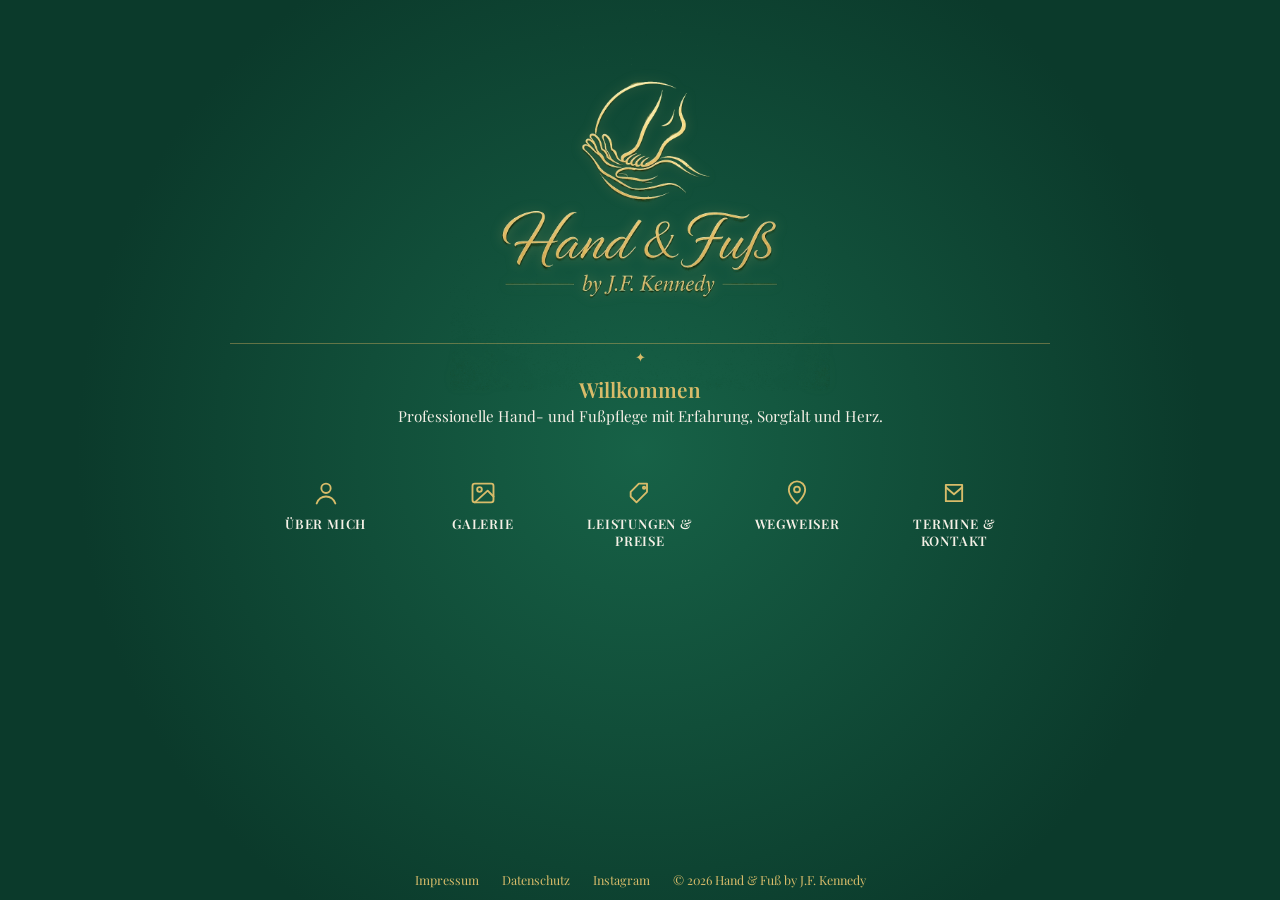
<file: index.html>
<!DOCTYPE html>
<html lang="de">
<head>
    <meta charset="UTF-8">
    <meta name="viewport" content="width=device-width, initial-scale=1.0">
    <title>Hand & Fuß by J.F. Kennedy</title>

    <link rel="stylesheet" href="style.css?v=20261103">
</head>

<body class="home-page">

<main class="hero">


    <img src="assets/logo.png" alt="Hand & Fuß by J.F. Kennedy" class="logo">

    <div class="ornament">✦</div>
       
        <h1>Willkommen</h1>
        <p>Professionelle Hand- und Fußpflege mit Erfahrung, Sorgfalt und Herz.</p>

       <section class="cards">

    <a href="ueber-mich.html" class="card">
        <span class="icon">
            <svg viewBox="0 0 24 24"><circle cx="12" cy="8" r="4"></circle><path d="M4 21c1.5-4 4.5-6 8-6s6.5 2 8 6"></path></svg>
        </span>
        Über mich
    </a>

   <a href="galerie.html" class="card">
    <span class="icon">
        <svg viewBox="0 0 24 24">
            <rect x="3" y="4" width="18" height="16" rx="2"></rect>
            <circle cx="9" cy="9" r="2"></circle>
            <path d="M21 15l-5-5L5 20"></path>
        </svg>
    </span>
    GALERIE
</a>

    <a href="preise.html" class="card">
        <span class="icon">
            <svg viewBox="0 0 24 24"><path d="M4 11l7-7h7v7l-9 9-5-5z"></path><circle cx="15.5" cy="7.5" r="1"></circle></svg>
        </span>
        Leistungen & Preise
    </a>

    <a href="wegweiser.html" class="card">
        <span class="icon">
            <svg viewBox="0 0 24 24"><path d="M12 21s7-6.2 7-12a7 7 0 0 0-14 0c0 5.8 7 12 7 12z"></path><circle cx="12" cy="9" r="2.5"></circle></svg>
        </span>
        Wegweiser
    </a>

    <a href="kontakt.html" class="card">
        <span class="icon">
            <svg viewBox="0 0 24 24"><path d="M5 5h14v14H5z"></path><path d="M5 7l7 6 7-6"></path></svg>
        </span>
        Termine & Kontakt
    
    </a>

</section>

    </main>
<footer class="footer">
    <a href="impressum.html">Impressum</a>
    <a href="datenschutz.html">Datenschutz</a>
  <a href="https://www.instagram.com/handundfussbyjfk/"
   target="_blank"
   rel="noopener noreferrer">
    Instagram
</a>
    <span>© 2026 Hand & Fuß by J.F. Kennedy</span>
</footer>

</body>
</html>
</file>
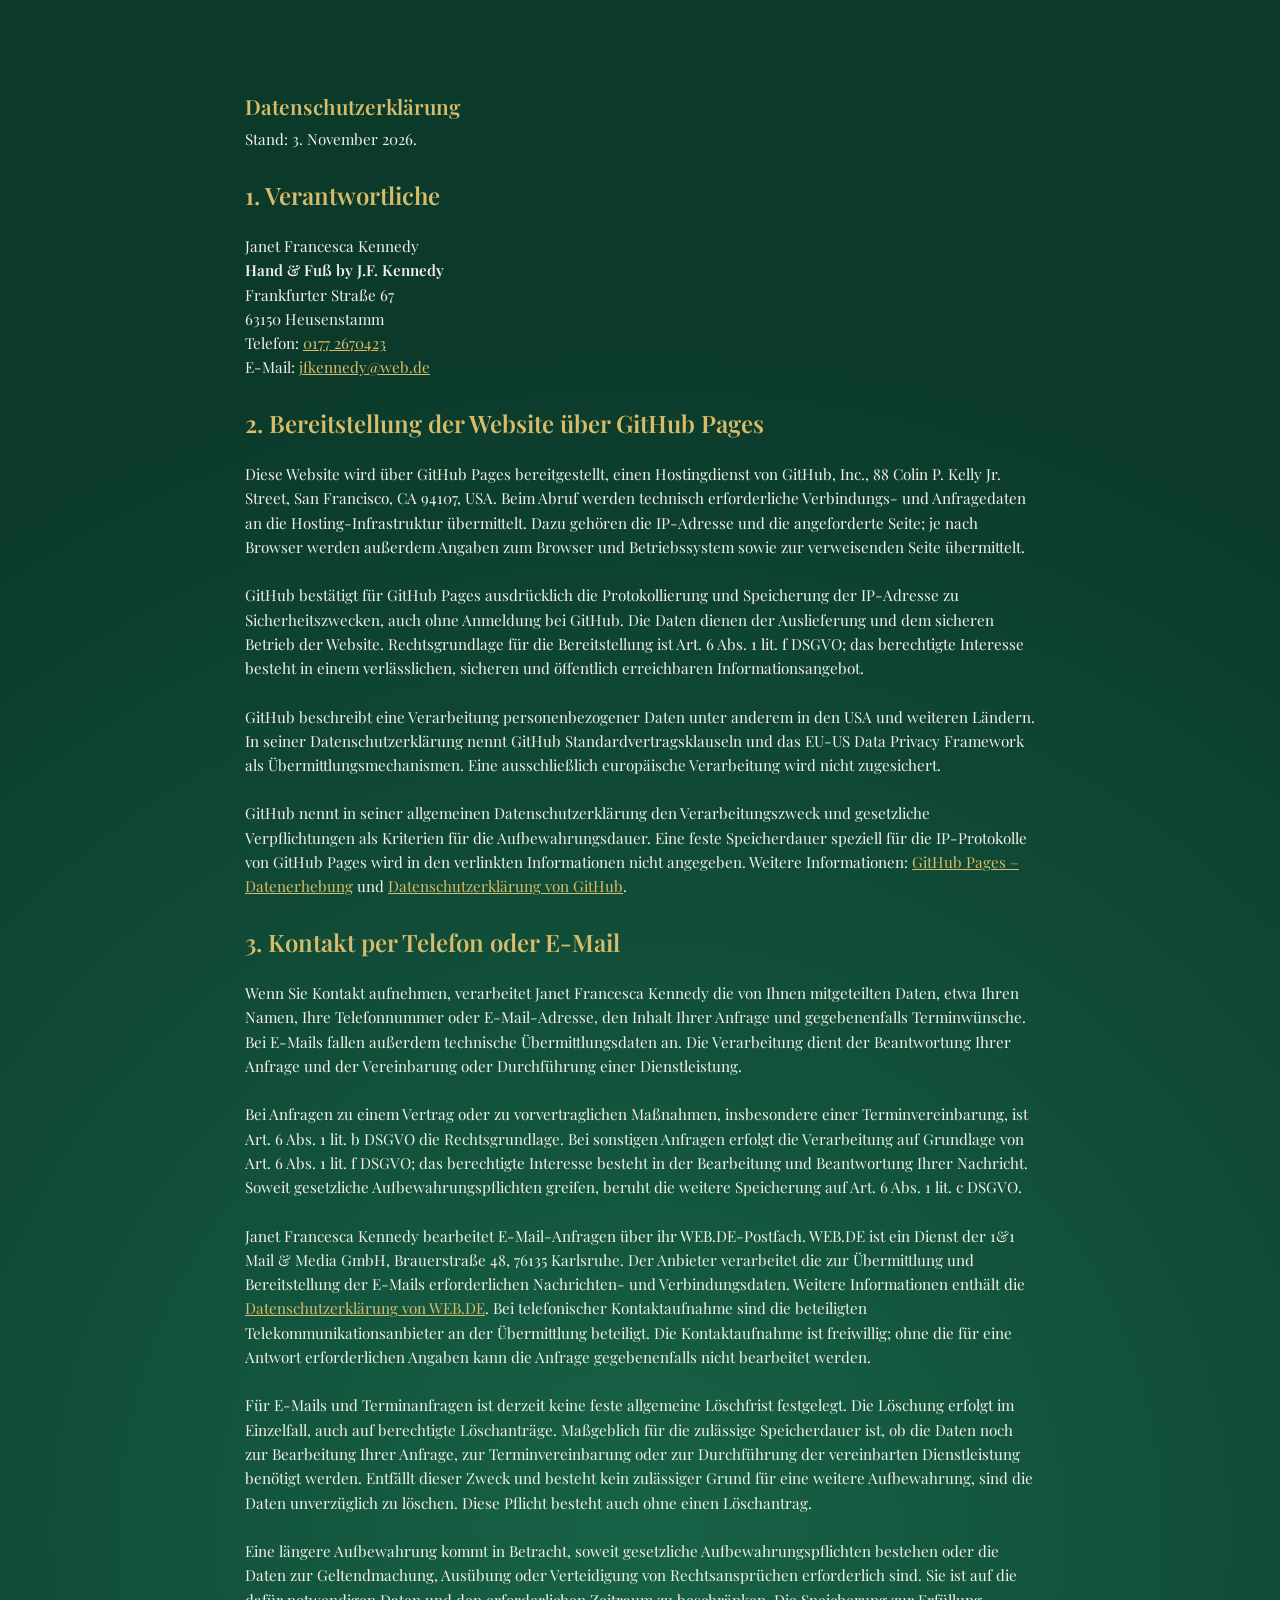
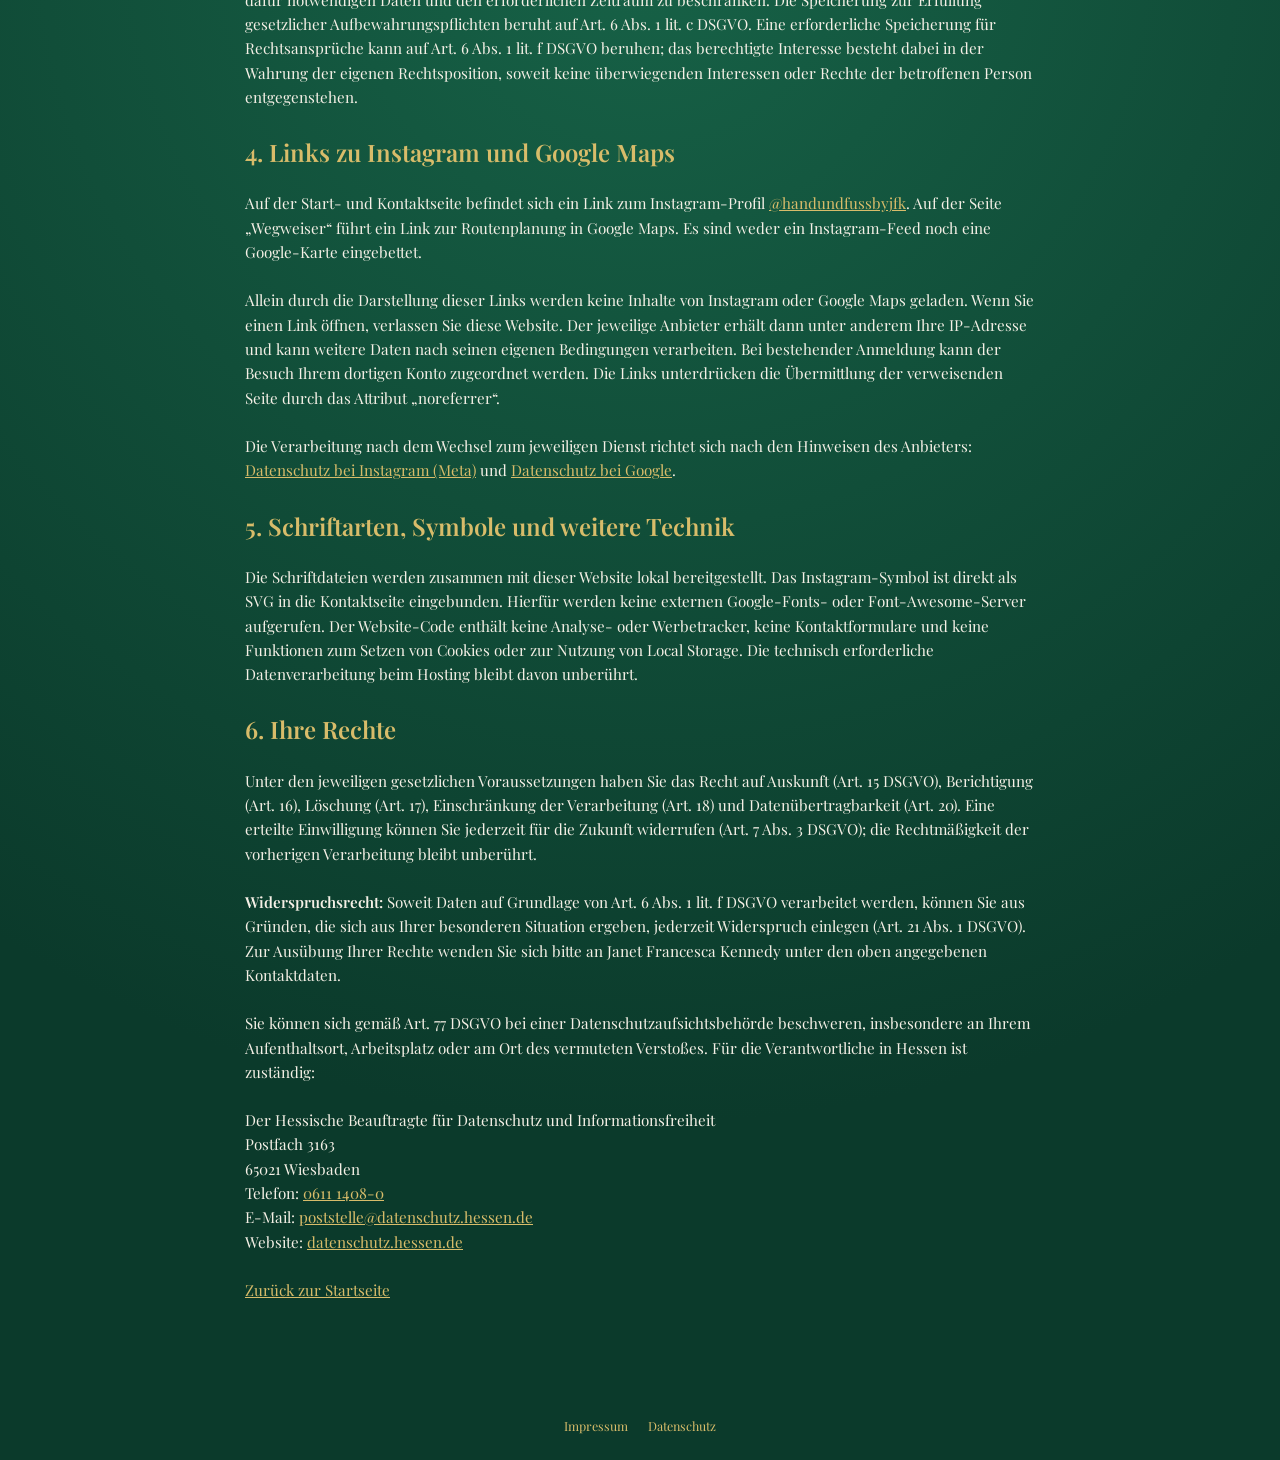
<file: datenschutz.html>
<!DOCTYPE html>
<html lang="de">
<head>
    <meta charset="UTF-8">
    <meta name="viewport" content="width=device-width, initial-scale=1.0">
    <title>Datenschutz | Hand &amp; Fuß by J.F. Kennedy</title>
    <link rel="stylesheet" href="style.css?v=20261103">
</head>
<body>

<main class="legal-page privacy-page">
    <h1>Datenschutzerklärung</h1>
    <p>Stand: 3. November 2026.</p>

    <h2>1. Verantwortliche</h2>
    <p>
        Janet Francesca Kennedy<br>
        <strong>Hand &amp; Fuß by J.F. Kennedy</strong><br>
        Frankfurter Straße 67<br>
        63150 Heusenstamm<br>
        Telefon: <a href="tel:+491772670423">0177 2670423</a><br>
        E-Mail: <a href="mailto:jfkennedy@web.de">jfkennedy@web.de</a>
    </p>

    <h2>2. Bereitstellung der Website über GitHub Pages</h2>
    <p>Diese Website wird über GitHub Pages bereitgestellt, einen Hostingdienst von GitHub, Inc., 88 Colin P. Kelly Jr. Street, San Francisco, CA 94107, USA. Beim Abruf werden technisch erforderliche Verbindungs- und Anfragedaten an die Hosting-Infrastruktur übermittelt. Dazu gehören die IP-Adresse und die angeforderte Seite; je nach Browser werden außerdem Angaben zum Browser und Betriebssystem sowie zur verweisenden Seite übermittelt.</p>
    <p>GitHub bestätigt für GitHub Pages ausdrücklich die Protokollierung und Speicherung der IP-Adresse zu Sicherheitszwecken, auch ohne Anmeldung bei GitHub. Die Daten dienen der Auslieferung und dem sicheren Betrieb der Website. Rechtsgrundlage für die Bereitstellung ist Art. 6 Abs. 1 lit. f DSGVO; das berechtigte Interesse besteht in einem verlässlichen, sicheren und öffentlich erreichbaren Informationsangebot.</p>
    <p>GitHub beschreibt eine Verarbeitung personenbezogener Daten unter anderem in den USA und weiteren Ländern. In seiner Datenschutzerklärung nennt GitHub Standardvertragsklauseln und das EU-US Data Privacy Framework als Übermittlungsmechanismen. Eine ausschließlich europäische Verarbeitung wird nicht zugesichert.</p>
    <p>GitHub nennt in seiner allgemeinen Datenschutzerklärung den Verarbeitungszweck und gesetzliche Verpflichtungen als Kriterien für die Aufbewahrungsdauer. Eine feste Speicherdauer speziell für die IP-Protokolle von GitHub Pages wird in den verlinkten Informationen nicht angegeben. Weitere Informationen: <a href="https://docs.github.com/en/pages/getting-started-with-github-pages/what-is-github-pages#data-collection" rel="noreferrer">GitHub Pages – Datenerhebung</a> und <a href="https://docs.github.com/en/site-policy/privacy-policies/github-general-privacy-statement" rel="noreferrer">Datenschutzerklärung von GitHub</a>.</p>

    <h2>3. Kontakt per Telefon oder E-Mail</h2>
    <p>Wenn Sie Kontakt aufnehmen, verarbeitet Janet Francesca Kennedy die von Ihnen mitgeteilten Daten, etwa Ihren Namen, Ihre Telefonnummer oder E-Mail-Adresse, den Inhalt Ihrer Anfrage und gegebenenfalls Terminwünsche. Bei E-Mails fallen außerdem technische Übermittlungsdaten an. Die Verarbeitung dient der Beantwortung Ihrer Anfrage und der Vereinbarung oder Durchführung einer Dienstleistung.</p>
    <p>Bei Anfragen zu einem Vertrag oder zu vorvertraglichen Maßnahmen, insbesondere einer Terminvereinbarung, ist Art. 6 Abs. 1 lit. b DSGVO die Rechtsgrundlage. Bei sonstigen Anfragen erfolgt die Verarbeitung auf Grundlage von Art. 6 Abs. 1 lit. f DSGVO; das berechtigte Interesse besteht in der Bearbeitung und Beantwortung Ihrer Nachricht. Soweit gesetzliche Aufbewahrungspflichten greifen, beruht die weitere Speicherung auf Art. 6 Abs. 1 lit. c DSGVO.</p>
    <p>Janet Francesca Kennedy bearbeitet E-Mail-Anfragen über ihr WEB.DE-Postfach. WEB.DE ist ein Dienst der 1&amp;1 Mail &amp; Media GmbH, Brauerstraße 48, 76135 Karlsruhe. Der Anbieter verarbeitet die zur Übermittlung und Bereitstellung der E-Mails erforderlichen Nachrichten- und Verbindungsdaten. Weitere Informationen enthält die <a href="https://agb-server.web.de/datenschutz/" rel="noreferrer">Datenschutzerklärung von WEB.DE</a>. Bei telefonischer Kontaktaufnahme sind die beteiligten Telekommunikationsanbieter an der Übermittlung beteiligt. Die Kontaktaufnahme ist freiwillig; ohne die für eine Antwort erforderlichen Angaben kann die Anfrage gegebenenfalls nicht bearbeitet werden.</p>
    <p>Für E-Mails und Terminanfragen ist derzeit keine feste allgemeine Löschfrist festgelegt. Die Löschung erfolgt im Einzelfall, auch auf berechtigte Löschanträge. Maßgeblich für die zulässige Speicherdauer ist, ob die Daten noch zur Bearbeitung Ihrer Anfrage, zur Terminvereinbarung oder zur Durchführung der vereinbarten Dienstleistung benötigt werden. Entfällt dieser Zweck und besteht kein zulässiger Grund für eine weitere Aufbewahrung, sind die Daten unverzüglich zu löschen. Diese Pflicht besteht auch ohne einen Löschantrag.</p>
    <p>Eine längere Aufbewahrung kommt in Betracht, soweit gesetzliche Aufbewahrungspflichten bestehen oder die Daten zur Geltendmachung, Ausübung oder Verteidigung von Rechtsansprüchen erforderlich sind. Sie ist auf die dafür notwendigen Daten und den erforderlichen Zeitraum zu beschränken. Die Speicherung zur Erfüllung gesetzlicher Aufbewahrungspflichten beruht auf Art. 6 Abs. 1 lit. c DSGVO. Eine erforderliche Speicherung für Rechtsansprüche kann auf Art. 6 Abs. 1 lit. f DSGVO beruhen; das berechtigte Interesse besteht dabei in der Wahrung der eigenen Rechtsposition, soweit keine überwiegenden Interessen oder Rechte der betroffenen Person entgegenstehen.</p>

    <h2>4. Links zu Instagram und Google Maps</h2>
    <p>Auf der Start- und Kontaktseite befindet sich ein Link zum Instagram-Profil <a href="https://www.instagram.com/handundfussbyjfk/" rel="noreferrer">@handundfussbyjfk</a>. Auf der Seite „Wegweiser“ führt ein Link zur Routenplanung in Google Maps. Es sind weder ein Instagram-Feed noch eine Google-Karte eingebettet.</p>
    <p>Allein durch die Darstellung dieser Links werden keine Inhalte von Instagram oder Google Maps geladen. Wenn Sie einen Link öffnen, verlassen Sie diese Website. Der jeweilige Anbieter erhält dann unter anderem Ihre IP-Adresse und kann weitere Daten nach seinen eigenen Bedingungen verarbeiten. Bei bestehender Anmeldung kann der Besuch Ihrem dortigen Konto zugeordnet werden. Die Links unterdrücken die Übermittlung der verweisenden Seite durch das Attribut „noreferrer“.</p>
    <p>Die Verarbeitung nach dem Wechsel zum jeweiligen Dienst richtet sich nach den Hinweisen des Anbieters: <a href="https://privacycenter.instagram.com/policy/" rel="noreferrer">Datenschutz bei Instagram (Meta)</a> und <a href="https://policies.google.com/privacy?hl=de" rel="noreferrer">Datenschutz bei Google</a>.</p>

    <h2>5. Schriftarten, Symbole und weitere Technik</h2>
    <p>Die Schriftdateien werden zusammen mit dieser Website lokal bereitgestellt. Das Instagram-Symbol ist direkt als SVG in die Kontaktseite eingebunden. Hierfür werden keine externen Google-Fonts- oder Font-Awesome-Server aufgerufen. Der Website-Code enthält keine Analyse- oder Werbetracker, keine Kontaktformulare und keine Funktionen zum Setzen von Cookies oder zur Nutzung von Local Storage. Die technisch erforderliche Datenverarbeitung beim Hosting bleibt davon unberührt.</p>

    <h2>6. Ihre Rechte</h2>
    <p>Unter den jeweiligen gesetzlichen Voraussetzungen haben Sie das Recht auf Auskunft (Art. 15 DSGVO), Berichtigung (Art. 16), Löschung (Art. 17), Einschränkung der Verarbeitung (Art. 18) und Datenübertragbarkeit (Art. 20). Eine erteilte Einwilligung können Sie jederzeit für die Zukunft widerrufen (Art. 7 Abs. 3 DSGVO); die Rechtmäßigkeit der vorherigen Verarbeitung bleibt unberührt.</p>
    <p><strong>Widerspruchsrecht:</strong> Soweit Daten auf Grundlage von Art. 6 Abs. 1 lit. f DSGVO verarbeitet werden, können Sie aus Gründen, die sich aus Ihrer besonderen Situation ergeben, jederzeit Widerspruch einlegen (Art. 21 Abs. 1 DSGVO). Zur Ausübung Ihrer Rechte wenden Sie sich bitte an Janet Francesca Kennedy unter den oben angegebenen Kontaktdaten.</p>
    <p>Sie können sich gemäß Art. 77 DSGVO bei einer Datenschutzaufsichtsbehörde beschweren, insbesondere an Ihrem Aufenthaltsort, Arbeitsplatz oder am Ort des vermuteten Verstoßes. Für die Verantwortliche in Hessen ist zuständig:</p>
    <p>
        Der Hessische Beauftragte für Datenschutz und Informationsfreiheit<br>
        Postfach 3163<br>
        65021 Wiesbaden<br>
        Telefon: <a href="tel:+4961114080">0611 1408-0</a><br>
        E-Mail: <a href="mailto:poststelle@datenschutz.hessen.de">poststelle@datenschutz.hessen.de</a><br>
        Website: <a href="https://datenschutz.hessen.de/" rel="noreferrer">datenschutz.hessen.de</a>
    </p>

    <p><a href="index.html">Zurück zur Startseite</a></p>
</main>

<footer class="footer footer--flow" aria-label="Rechtliche Informationen">
    <a href="impressum.html">Impressum</a>
    <a href="datenschutz.html" aria-current="page">Datenschutz</a>
</footer>

</body>
</html>
</file>
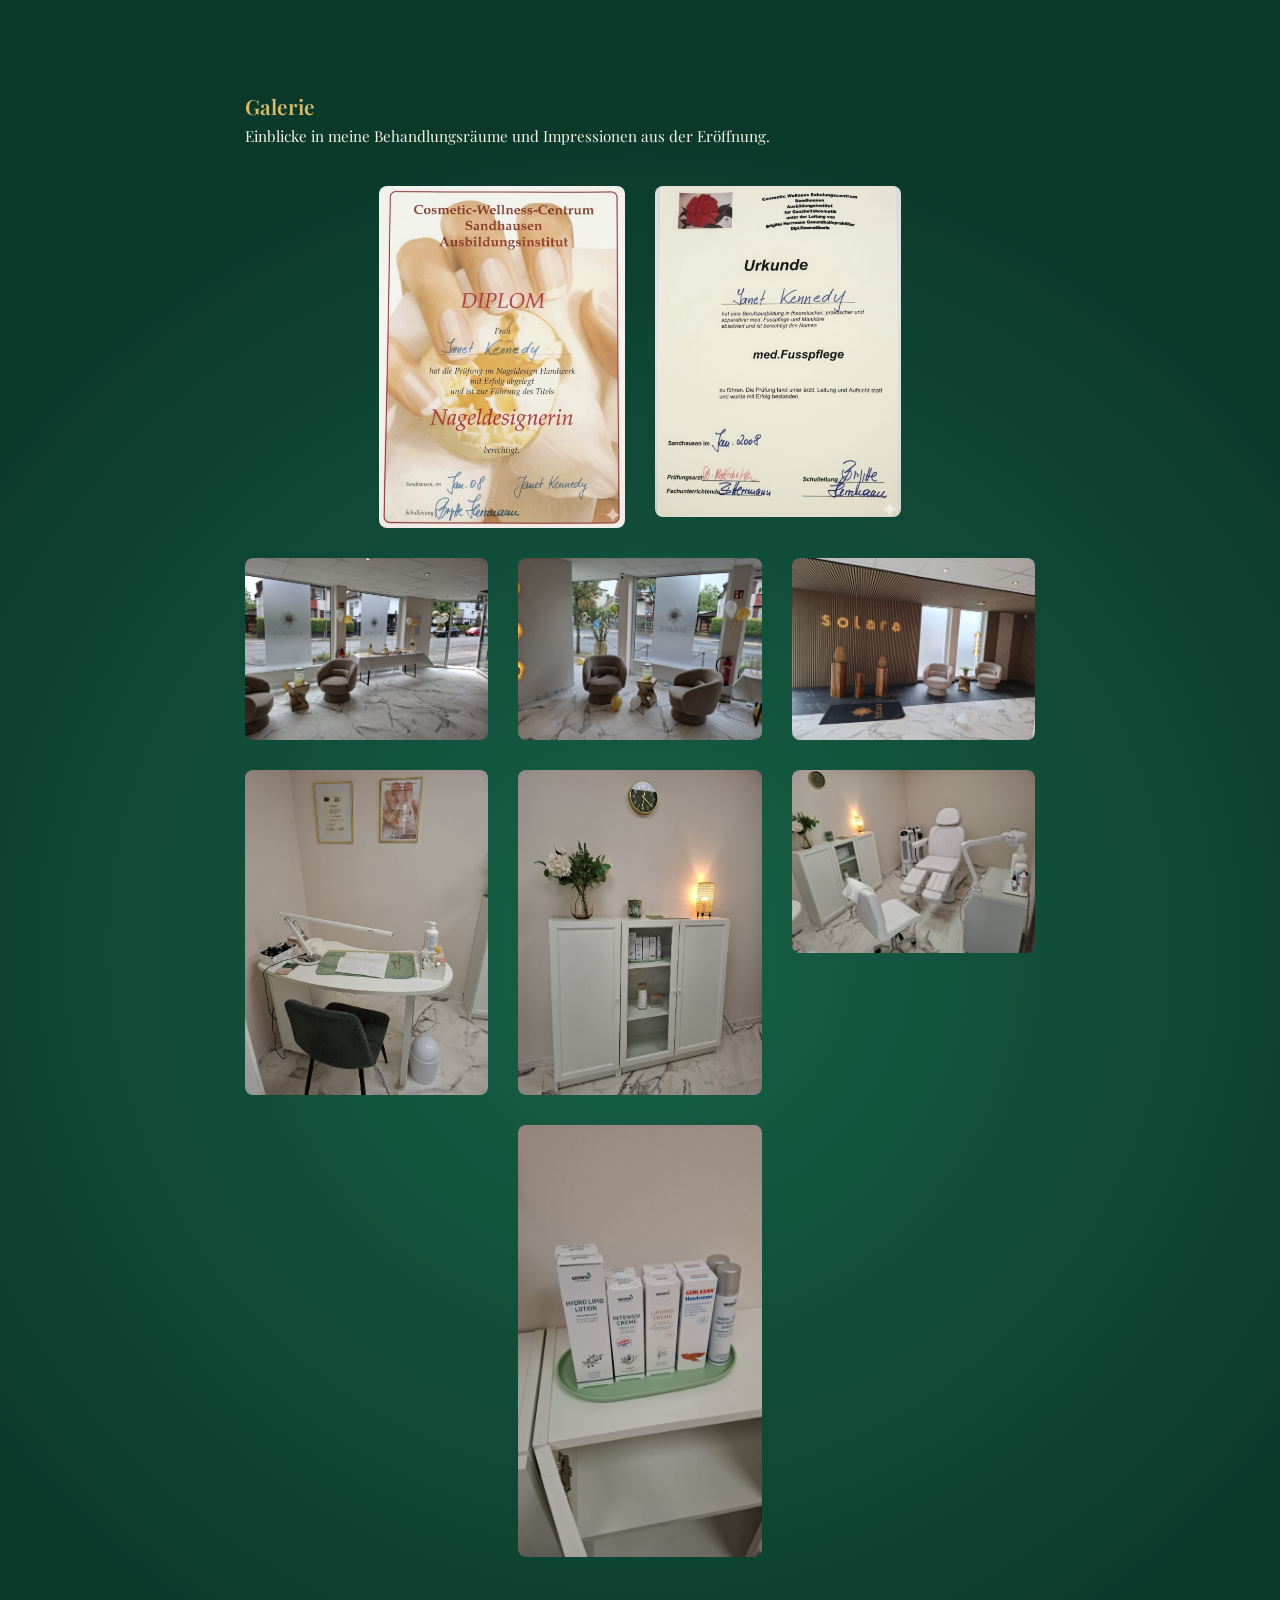
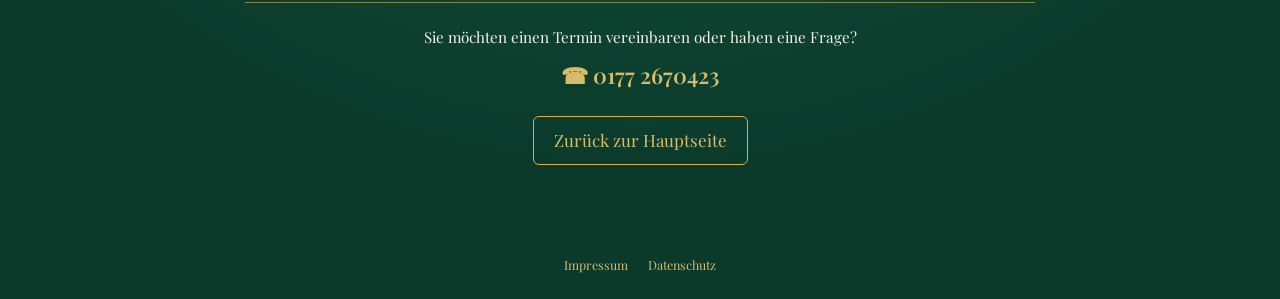
<file: galerie.html>
<!DOCTYPE html>
<html lang="de">
<head>
    <meta charset="UTF-8">
    <meta name="viewport" content="width=device-width, initial-scale=1.0">
    <title>Galerie | Hand & Fuß by J.F. Kennedy</title>

    <link rel="stylesheet" href="style.css?v=20261103">
</head>

<body>

<main class="legal-page">

    <h1>Galerie</h1>

    <p>
        Einblicke in meine Behandlungsräume und Impressionen aus der Eröffnung.
    </p>

    <div class="gallery-grid">

    <!-- Erste Reihe: Qualifikationen -->
    <div class="gallery-row gallery-row--two">
        <img src="assets/galerie/diplom Nageldesign.jpeg"
             alt="Diplom Nageldesign">

        <img src="assets/galerie/Urkunde Fußpflege.jpeg"
             alt="Urkunde Fußpflege">
    </div>

    <!-- Zweite Reihe: Eingang und Sitzbereich -->
    <div class="gallery-row gallery-row--three">
        <img src="assets/galerie/Eingang Eröffnung.jpeg"
             alt="Eingangsbereich">

        <img src="assets/galerie/Sitzbereich.jpeg"
             alt="Sitzbereich">

        <img src="assets/galerie/Sitzbereich 2.jpeg"
             alt="Sitzbereich im Solara">
    </div>

    <!-- Dritte Reihe: Behandlungsräume -->
    <div class="gallery-row gallery-row--three">
        <img src="assets/galerie/Maniküre.jpeg"
             alt="Behandlungsraum für Handpflege">

        <img src="assets/galerie/Raum 1.jpeg"
             alt="Behandlungsraum">

        <img src="assets/galerie/Fußpflegestuhl.jpeg"
             alt="Behandlungsraum für Fußpflege">
    </div>

    <!-- Letzte Reihe: Produkte -->
    <div class="gallery-row gallery-row--one">
        <img src="assets/galerie/Produkte.jpeg"
             alt="Pflegeprodukte">
    </div>

</div>
    <div class="page-contact">

    <p>
        Sie möchten einen Termin vereinbaren oder haben eine Frage?
    </p>

    <a href="tel:+491772670423" class="phone-link">
        ☎ 0177 2670423
    </a>

    <a href="index.html" class="back-home">
        Zurück zur Hauptseite
    </a>

</div>

</main>


<footer class="footer footer--flow" aria-label="Rechtliche Informationen">
    <a href="impressum.html">Impressum</a>
    <a href="datenschutz.html">Datenschutz</a>
</footer>

</body>
</html>
</file>
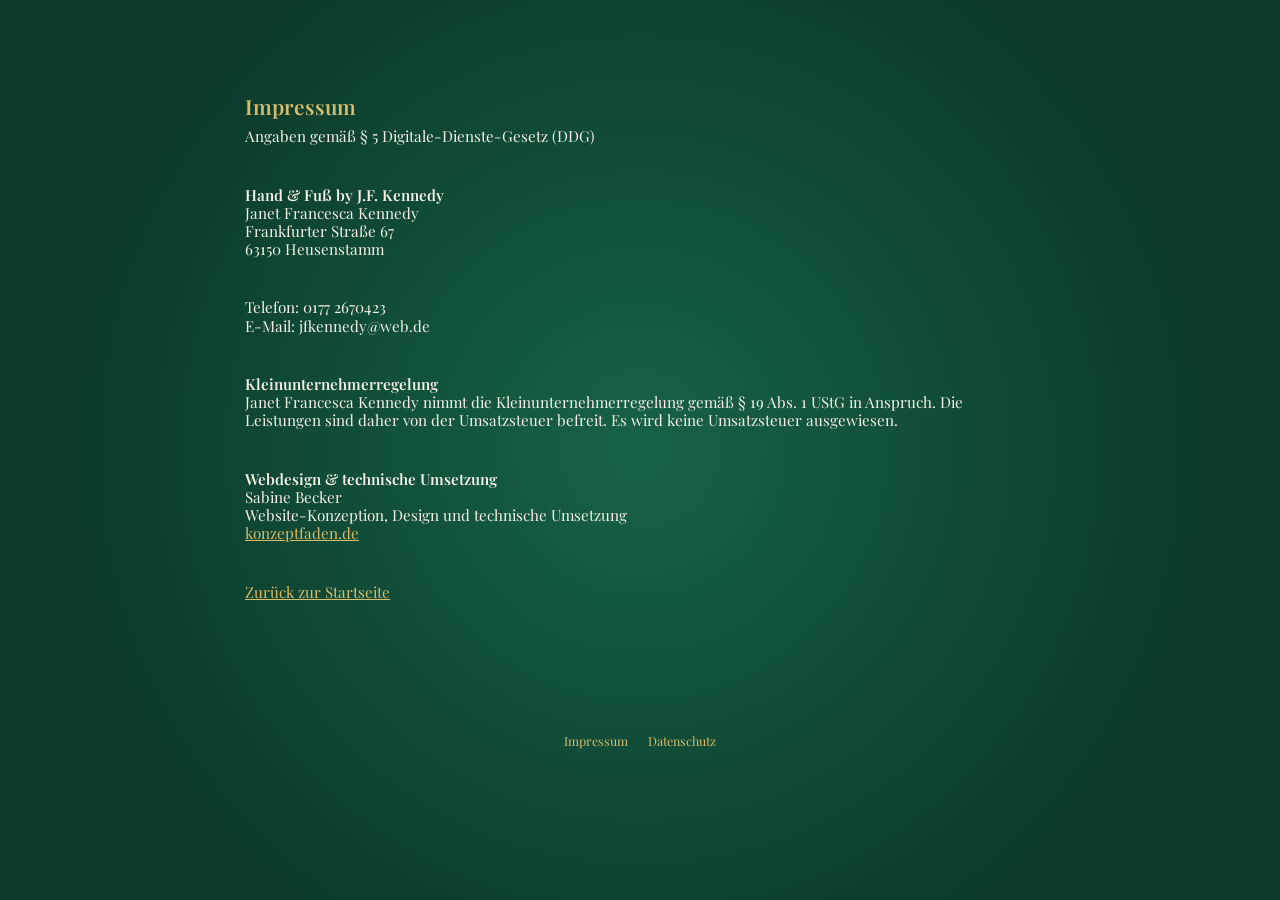
<file: impressum.html>
<!DOCTYPE html>
<html lang="de">
<head>
    <meta charset="UTF-8">
    <meta name="viewport" content="width=device-width, initial-scale=1.0">
    <title>Impressum | Hand & Fuß by J.F. Kennedy</title>
    <link rel="stylesheet" href="style.css?v=20261103">
</head>
<body>

<main class="legal-page">
    <h1>Impressum</h1>

    <p>
        Angaben gemäß § 5 Digitale-Dienste-Gesetz (DDG)
    </p>

    <p>
        <strong>Hand & Fuß by J.F. Kennedy</strong><br>
        Janet Francesca Kennedy<br>
        Frankfurter Straße 67<br>
        63150 Heusenstamm
    </p>

    <p>
        Telefon: 0177 2670423<br>
        E-Mail: jfkennedy@web.de
    </p>

    <p>
        <strong>Kleinunternehmerregelung</strong><br>
        Janet Francesca Kennedy nimmt die Kleinunternehmerregelung gemäß § 19 Abs. 1 UStG in Anspruch.
        Die Leistungen sind daher von der Umsatzsteuer befreit. Es wird keine Umsatzsteuer ausgewiesen.
    </p>
    
    <p>
    <strong>Webdesign & technische Umsetzung</strong><br>
    Sabine Becker<br>
    Website-Konzeption, Design und technische Umsetzung<br>
    <a href="https://konzeptfaden.de" target="_blank" rel="noopener noreferrer">konzeptfaden.de</a>
</p>

    <p>
        <a href="index.html">Zurück zur Startseite</a>
    </p>
</main>


<footer class="footer footer--flow" aria-label="Rechtliche Informationen">
    <a href="impressum.html" aria-current="page">Impressum</a>
    <a href="datenschutz.html">Datenschutz</a>
</footer>

</body>
</html>
</file>
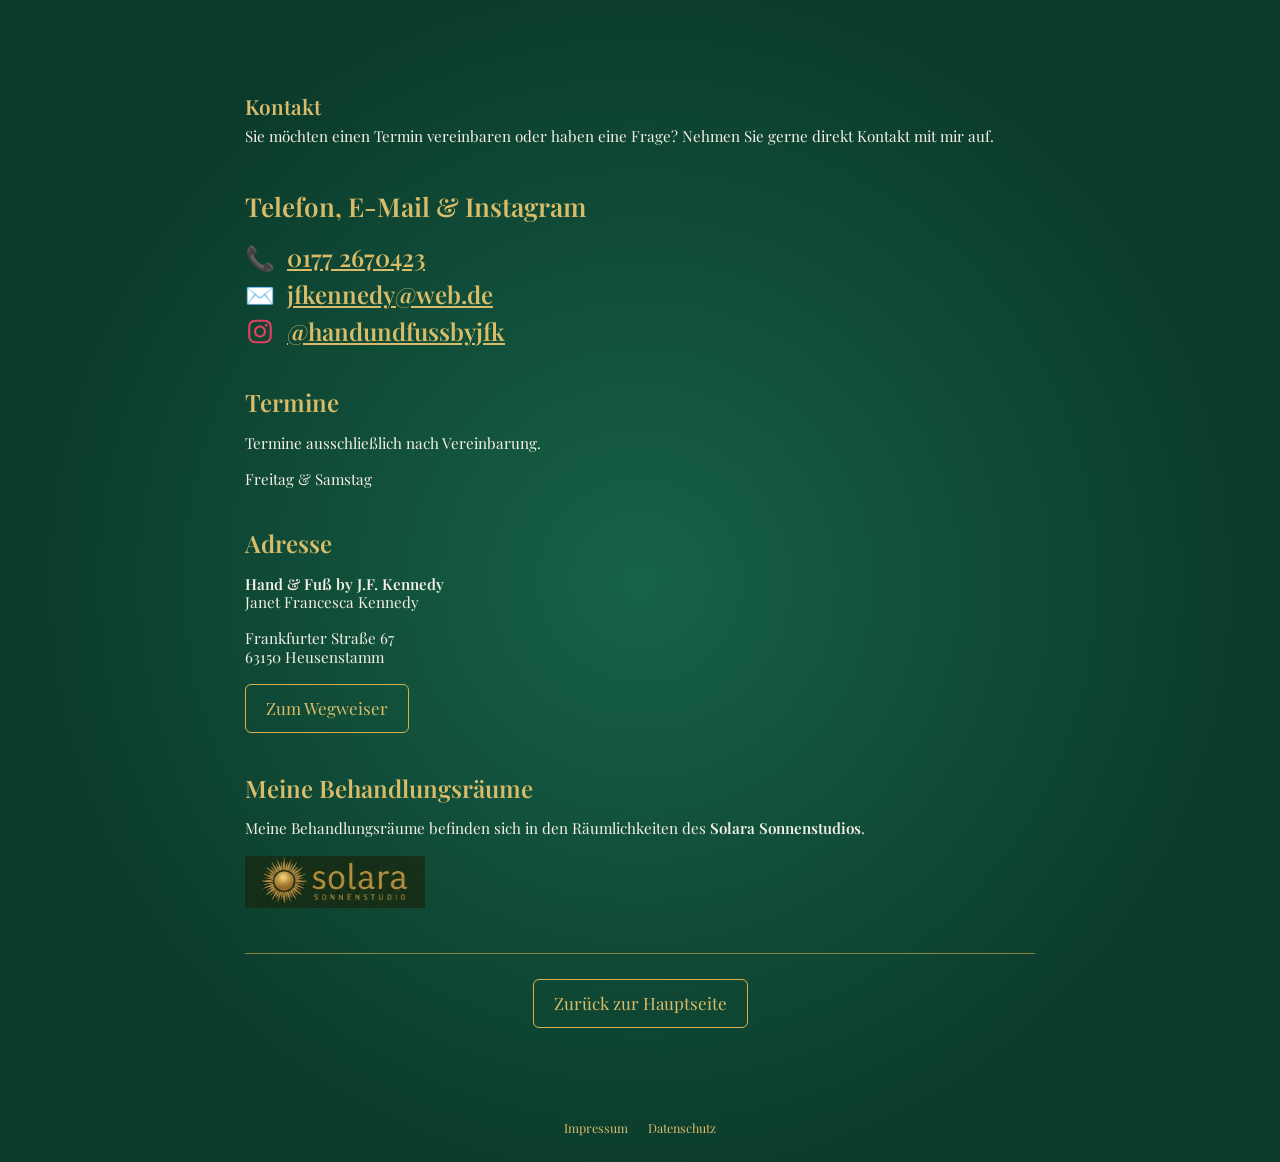
<file: kontakt.html>
<!DOCTYPE html>
<html lang="de">
<head>
    <meta charset="UTF-8">
    <meta name="viewport" content="width=device-width, initial-scale=1.0">

    <title>Kontakt | Hand & Fuß by J.F. Kennedy</title>

    <link rel="stylesheet" href="style.css?v=20261103">
</head>

<body>

<main class="legal-page">

    <h1>Kontakt</h1>

    <p>
        Sie möchten einen Termin vereinbaren oder haben eine Frage?
        Nehmen Sie gerne direkt Kontakt mit mir auf.
    </p>


    <!-- Kontakt -->

    <div class="contact-box">

        <h2>Telefon, E-Mail & Instagram</h2>

        <p class="contact-line">
            <span style="width:30px; flex-shrink:0;">📞</span>
            <a href="tel:+491772670423">
                0177 2670423
            </a>
        </p>

        <p class="contact-line">
            <span style="width:30px; flex-shrink:0;">✉️</span>
            <a href="mailto:jfkennedy@web.de">
                jfkennedy@web.de
            </a>
        </p>

        <p class="contact-line">

            <svg class="instagram-icon" width="30" height="27" aria-hidden="true" focusable="false" xmlns="http://www.w3.org/2000/svg" viewBox="0 0 448 512"><!--! Font Awesome Free 6.7.2 by @fontawesome - https://fontawesome.com License - https://fontawesome.com/license/free (Icons: CC BY 4.0, Fonts: SIL OFL 1.1, Code: MIT License) Copyright 2024 Fonticons, Inc. --><path d="M224.1 141c-63.6 0-114.9 51.3-114.9 114.9s51.3 114.9 114.9 114.9S339 319.5 339 255.9 287.7 141 224.1 141zm0 189.6c-41.1 0-74.7-33.5-74.7-74.7s33.5-74.7 74.7-74.7 74.7 33.5 74.7 74.7-33.6 74.7-74.7 74.7zm146.4-194.3c0 14.9-12 26.8-26.8 26.8-14.9 0-26.8-12-26.8-26.8s12-26.8 26.8-26.8 26.8 12 26.8 26.8zm76.1 27.2c-1.7-35.9-9.9-67.7-36.2-93.9-26.2-26.2-58-34.4-93.9-36.2-37-2.1-147.9-2.1-184.9 0-35.8 1.7-67.6 9.9-93.9 36.1s-34.4 58-36.2 93.9c-2.1 37-2.1 147.9 0 184.9 1.7 35.9 9.9 67.7 36.2 93.9s58 34.4 93.9 36.2c37 2.1 147.9 2.1 184.9 0 35.9-1.7 67.7-9.9 93.9-36.2 26.2-26.2 34.4-58 36.2-93.9 2.1-37 2.1-147.8 0-184.8zM398.8 388c-7.8 19.6-22.9 34.7-42.6 42.6-29.5 11.7-99.5 9-132.1 9s-102.7 2.6-132.1-9c-19.6-7.8-34.7-22.9-42.6-42.6-11.7-29.5-9-99.5-9-132.1s-2.6-102.7 9-132.1c7.8-19.6 22.9-34.7 42.6-42.6 29.5-11.7 99.5-9 132.1-9s102.7-2.6 132.1 9c19.6 7.8 34.7 22.9 42.6 42.6 11.7 29.5 9 99.5 9 132.1s2.7 102.7-9 132.1z"/></svg>

            <a href="https://www.instagram.com/handundfussbyjfk/"
               target="_blank"
               rel="noopener noreferrer">
                @handundfussbyjfk
            </a>

        </p>

    </div>


    <!-- Termine -->

    <section class="contact-section">

        <h2>Termine</h2>

        <p>
            Termine ausschließlich nach Vereinbarung.
        </p>

        <p>
            Freitag & Samstag
        </p>

    </section>


    <!-- Adresse -->

    <section class="contact-section">

        <h2>Adresse</h2>

        <p>
            <strong>Hand & Fuß by J.F. Kennedy</strong><br>
            Janet Francesca Kennedy<br><br>
            Frankfurter Straße 67<br>
            63150 Heusenstamm
        </p>

        <a href="wegweiser.html" class="back-home">
            Zum Wegweiser
        </a>

    </section>


    <!-- Behandlungsräume -->

    <section class="contact-section">

        <h2>Meine Behandlungsräume</h2>

        <p>
            Meine Behandlungsräume befinden sich in den Räumlichkeiten des
            <strong>Solara Sonnenstudios</strong>.
        </p>

        <img src="assets/solara-logo.jpg"
             alt="Solara Sonnenstudio"
             style="
                 width:180px !important;
                 max-width:180px !important;
                 height:auto !important;
                 display:block;
                 margin-top:10px;
             ">

    </section>


    <!-- Hauptseite -->

    <div class="page-contact">

        <a href="index.html" class="back-home">
            Zurück zur Hauptseite
        </a>

    </div>

</main>


<footer class="footer footer--flow" aria-label="Rechtliche Informationen">
    <a href="impressum.html">Impressum</a>
    <a href="datenschutz.html">Datenschutz</a>
</footer>

</body>
</html>
</file>
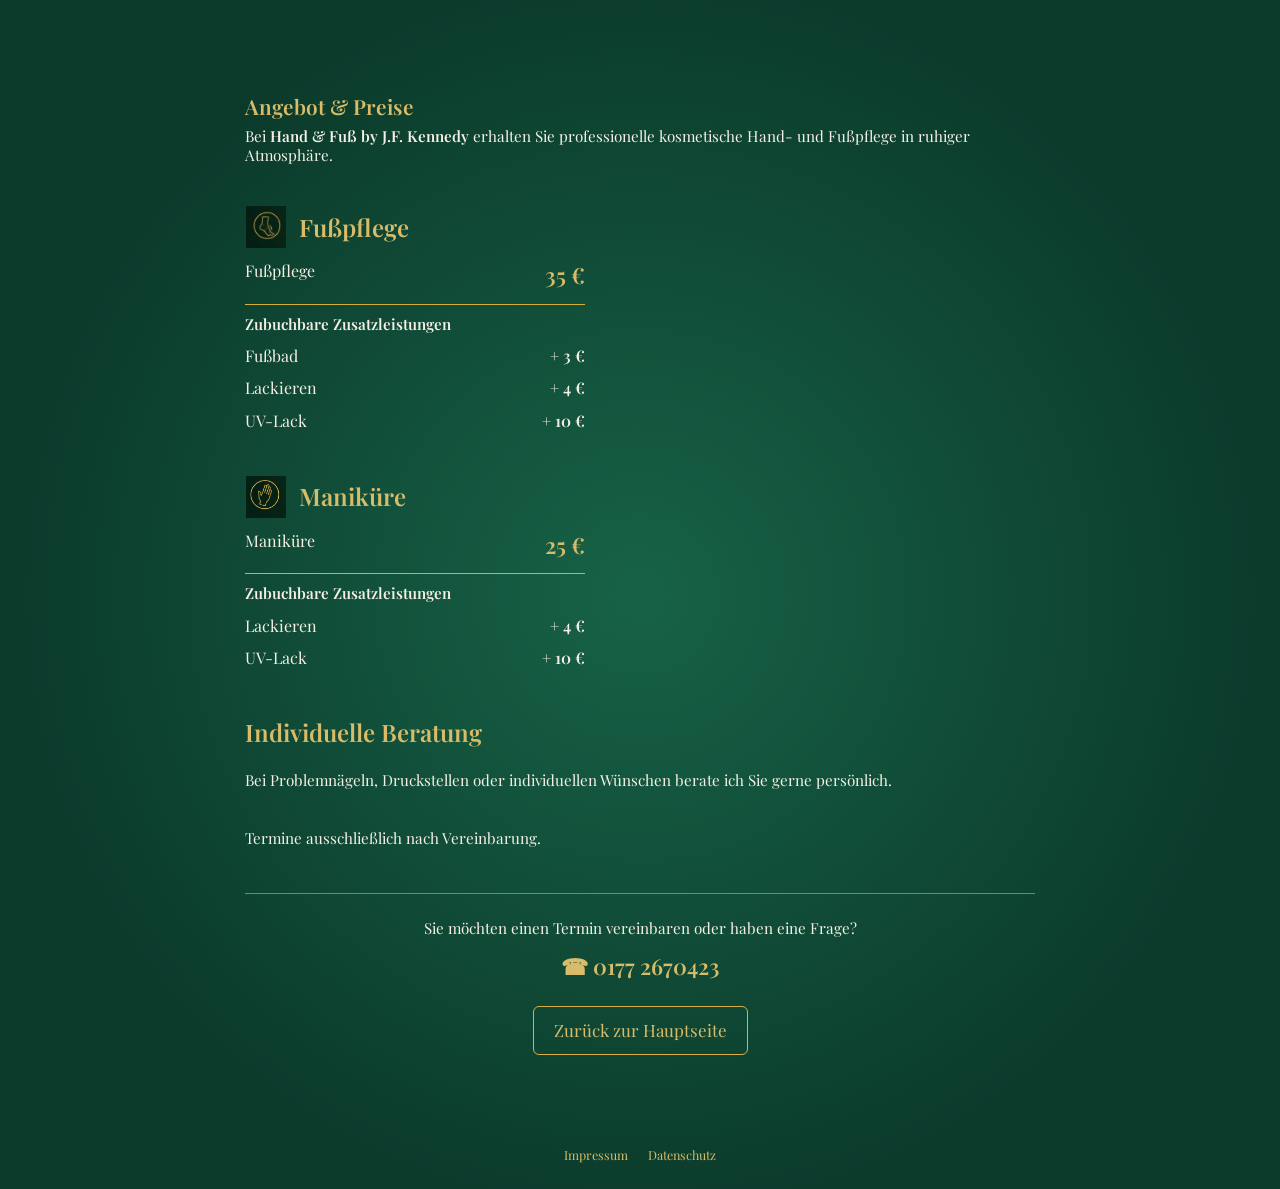
<file: preise.html>
<!DOCTYPE html>
<html lang="de">
<head>
    <meta charset="UTF-8">
    <meta name="viewport" content="width=device-width, initial-scale=1.0">
    <title>Angebot & Preise | Hand & Fuß by J.F. Kennedy</title>

    <link rel="stylesheet" href="style.css?v=20261103">
</head>

<body>

<main class="legal-page">

  <h1>Angebot & Preise</h1>

<p>
    Bei <strong>Hand & Fuß by J.F. Kennedy</strong> erhalten Sie professionelle
    kosmetische Hand- und Fußpflege in ruhiger Atmosphäre.
</p>

<div class="service-block">

    <div class="service-title-row">
        <img src="assets/icon-fuss.jpg" alt="Fußpflege" class="service-icon-small">
        <h2>Fußpflege</h2>
    </div>

    <div class="price-row main-service">
        <span>Fußpflege</span>
        <strong>35 €</strong>
    </div>

    <div class="gold-line"></div>

    <p class="addon-title">Zubuchbare Zusatzleistungen</p>

    <div class="price-row">
        <span>Fußbad</span>
        <strong>+ 3 €</strong>
    </div>

    <div class="price-row">
        <span>Lackieren</span>
        <strong>+ 4 €</strong>
    </div>

    <div class="price-row">
        <span>UV-Lack</span>
        <strong>+ 10 €</strong>
    </div>

</div>

<div class="service-block">

    <div class="service-title-row">
        <img src="assets/icon-hand.jpg" alt="Maniküre" class="service-icon-small">
        <h2>Maniküre</h2>
    </div>

    <div class="price-row main-service">
        <span>Maniküre</span>
        <strong>25 €</strong>
    </div>

    <div class="gold-line"></div>

    <p class="addon-title">Zubuchbare Zusatzleistungen</p>

    <div class="price-row">
        <span>Lackieren</span>
        <strong>+ 4 €</strong>
    </div>

    <div class="price-row">
        <span>UV-Lack</span>
        <strong>+ 10 €</strong>
    </div>


</div>
    <h2>Individuelle Beratung</h2>

    <p>
        Bei Problemnägeln, Druckstellen oder individuellen Wünschen berate ich Sie gerne persönlich.
    </p>

    <p>
        Termine ausschließlich nach Vereinbarung.
    </p>

    <div class="page-contact">

    <p>
        Sie möchten einen Termin vereinbaren oder haben eine Frage?
    </p>

    <a href="tel:+491772670423" class="phone-link">
        ☎ 0177 2670423
    </a>

    <a href="index.html" class="back-home">
        Zurück zur Hauptseite
    </a>

</div>

</main>


<footer class="footer footer--flow" aria-label="Rechtliche Informationen">
    <a href="impressum.html">Impressum</a>
    <a href="datenschutz.html">Datenschutz</a>
</footer>

</body>
</html>
</file>
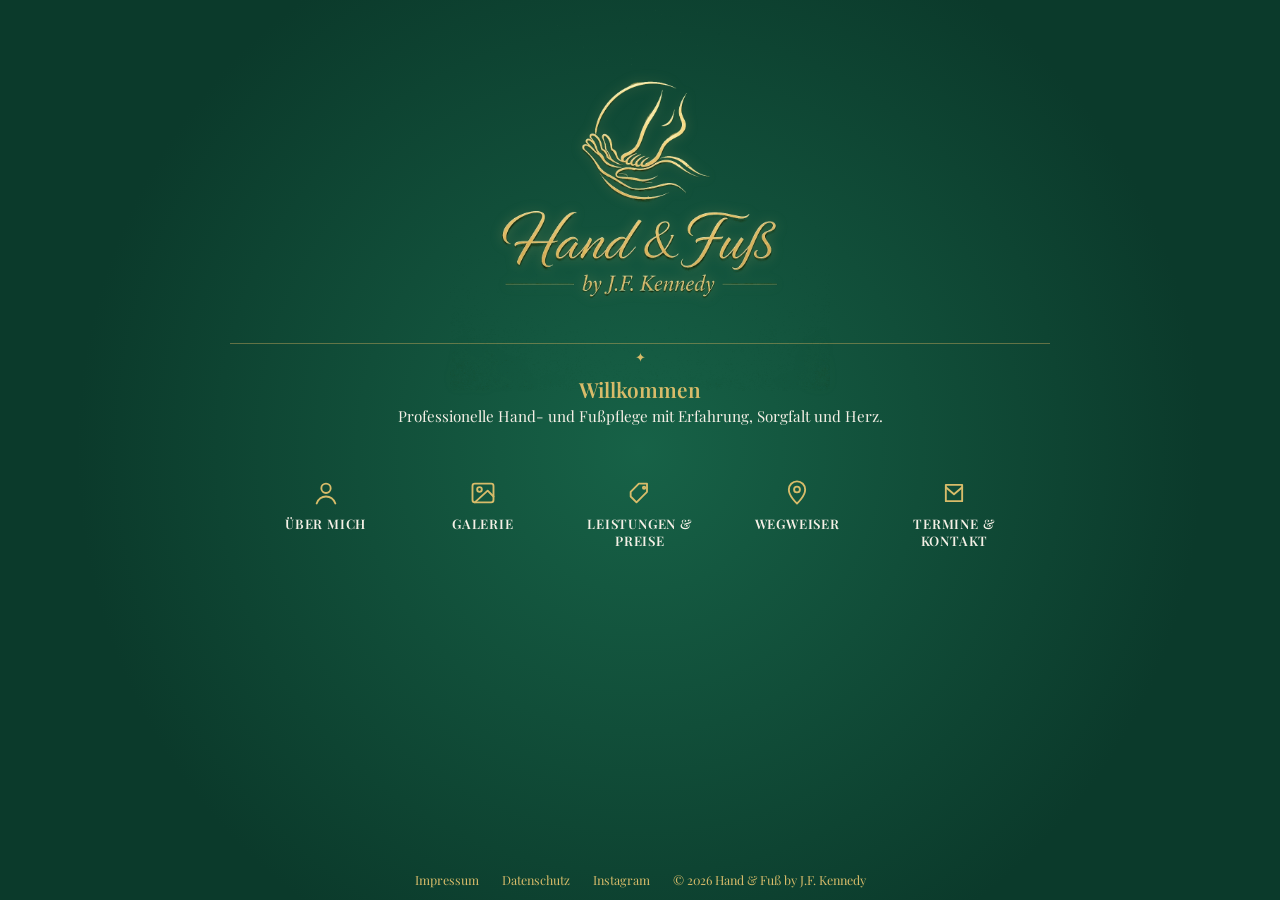
<file: startseite.html>
<!DOCTYPE html>
<html lang="de">
<head>
    <meta charset="UTF-8">
    <meta name="viewport" content="width=device-width, initial-scale=1.0">
    <meta http-equiv="refresh" content="0; url=index.html">
    <title>Startseite | Hand &amp; Fuß by J.F. Kennedy</title>
    <link rel="stylesheet" href="style.css?v=20261103">
</head>
<body>
<main class="legal-page">
    <h1>Hand &amp; Fuß by J.F. Kennedy</h1>
    <p><a href="index.html">Zur Startseite</a></p>
</main>

<footer class="footer footer--flow" aria-label="Rechtliche Informationen">
    <a href="impressum.html">Impressum</a>
    <a href="datenschutz.html">Datenschutz</a>
</footer>

</body>
</html>
</file>
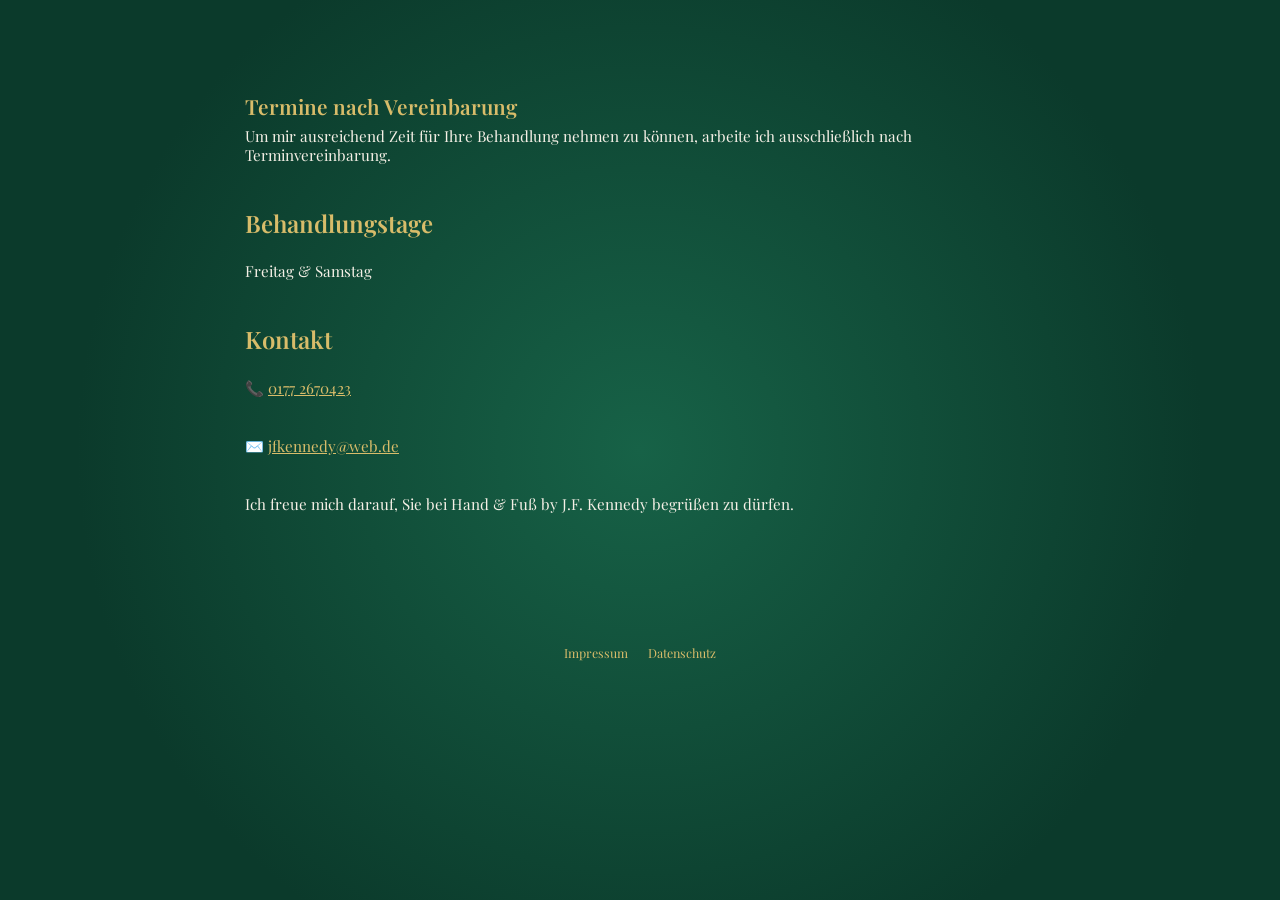
<file: termine.html>
<!DOCTYPE html>
<html lang="de">
<head>
    <meta charset="UTF-8">
    <meta name="viewport" content="width=device-width, initial-scale=1.0">
    <title>Termine | Hand & Fuß by J.F. Kennedy</title>

    <link rel="stylesheet" href="style.css?v=20261103">
</head>

<body>

<main class="legal-page">

    <h1>Termine nach Vereinbarung</h1>

    <p>
        Um mir ausreichend Zeit für Ihre Behandlung nehmen zu können,
        arbeite ich ausschließlich nach Terminvereinbarung.
    </p>

    <h2>Behandlungstage</h2>

    <p>
        Freitag & Samstag
    </p>

    <h2>Kontakt</h2>

   <p>
    📞 <a href="tel:+491772670423">0177 2670423</a>
</p>

<p>
    ✉️ <a href="mailto:jfkennedy@web.de">jfkennedy@web.de</a>
</p>

    <p>
        Ich freue mich darauf, Sie bei Hand & Fuß by J.F. Kennedy begrüßen zu dürfen.
    </p>

</main>


<footer class="footer footer--flow" aria-label="Rechtliche Informationen">
    <a href="impressum.html">Impressum</a>
    <a href="datenschutz.html">Datenschutz</a>
</footer>

</body>
</html>
</file>
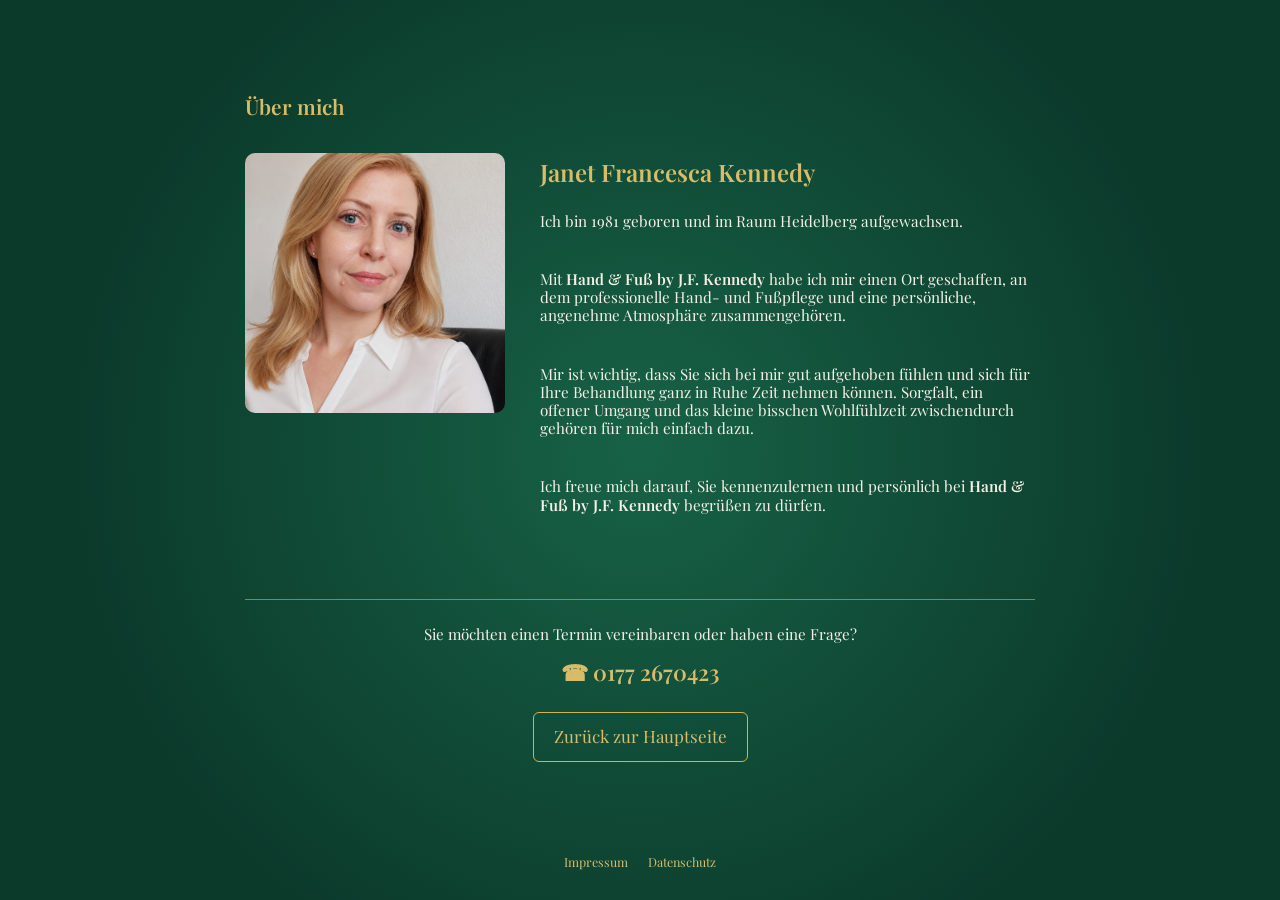
<file: ueber-mich.html>
<!DOCTYPE html>
<html lang="de">
<head>
    <meta charset="UTF-8">
    <meta name="viewport" content="width=device-width, initial-scale=1.0">
    <title>Über mich | Hand & Fuß by J.F. Kennedy</title>

    <link rel="stylesheet" href="style.css?v=20261103">
</head>

<body>

<main class="legal-page">

    <h1>Über mich</h1>

    <div class="about-me">

        <img src="assets/galerie/Janet.jpeg"
             alt="Janet Francesca Kennedy"
             class="about-photo">

        <div class="about-text">

            <h2>Janet Francesca Kennedy</h2>

            <p>
                Ich bin 1981 geboren und im Raum Heidelberg aufgewachsen.
            </p>

            <p>
                Mit <strong>Hand & Fuß by J.F. Kennedy</strong> habe ich mir einen Ort geschaffen,
                an dem professionelle Hand- und Fußpflege und eine persönliche, angenehme Atmosphäre
                zusammengehören.
            </p>

            <p>
                Mir ist wichtig, dass Sie sich bei mir gut aufgehoben fühlen und sich für Ihre Behandlung
                ganz in Ruhe Zeit nehmen können. Sorgfalt, ein offener Umgang und das kleine bisschen
                Wohlfühlzeit zwischendurch gehören für mich einfach dazu.
            </p>

            <p>
                Ich freue mich darauf, Sie kennenzulernen und persönlich bei
                <strong>Hand & Fuß by J.F. Kennedy</strong> begrüßen zu dürfen.
            </p>

        </div>

    </div>

    <div class="page-contact">

    <p>
        Sie möchten einen Termin vereinbaren oder haben eine Frage?
    </p>

    <a href="tel:+491772670423" class="phone-link">
        ☎ 0177 2670423
    </a>

    <a href="index.html" class="back-home">
        Zurück zur Hauptseite
    </a>

</div>

</main>


<footer class="footer footer--flow" aria-label="Rechtliche Informationen">
    <a href="impressum.html">Impressum</a>
    <a href="datenschutz.html">Datenschutz</a>
</footer>

</body>
</html>
</file>
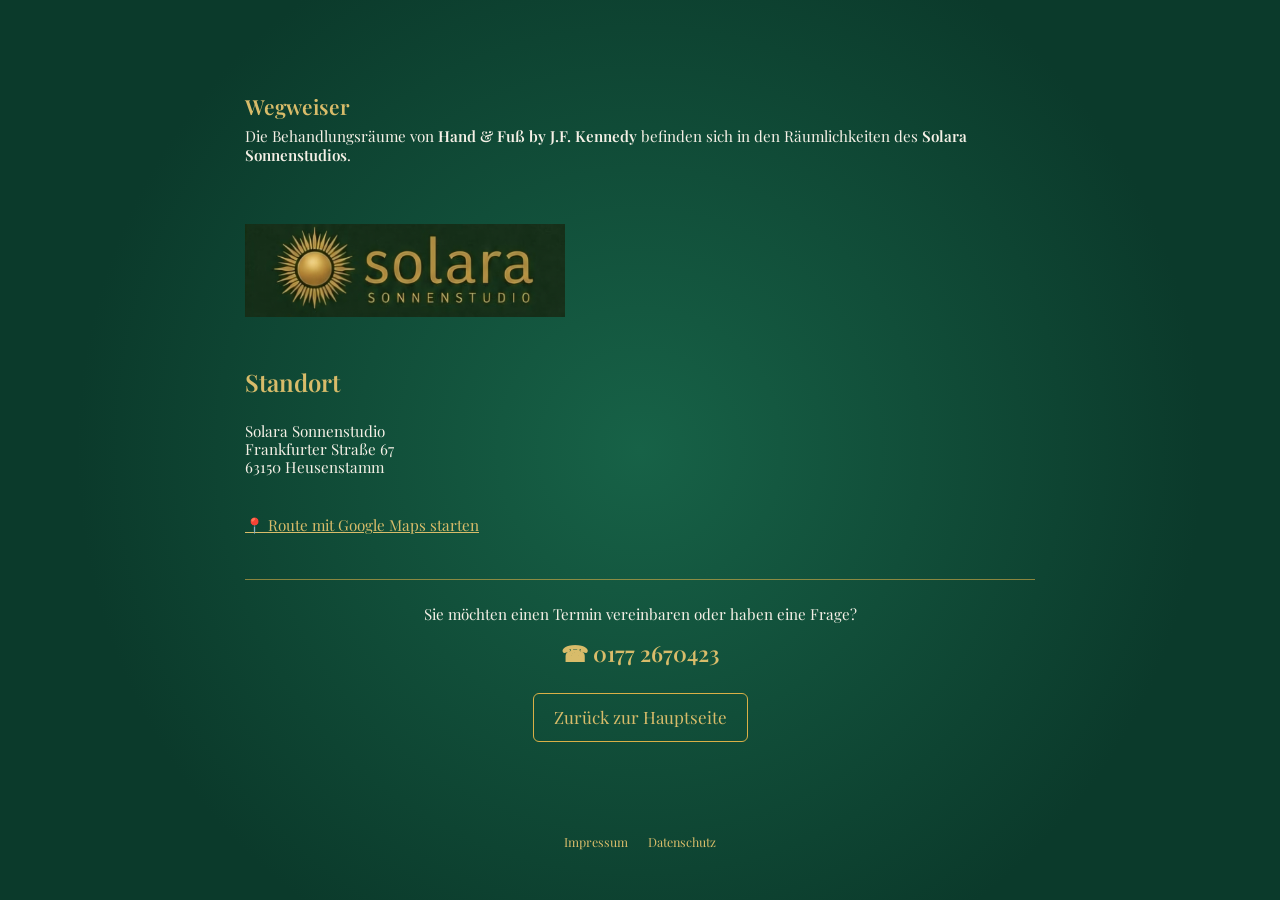
<file: wegweiser.html>
<!DOCTYPE html>
<html lang="de">
<head>
    <meta charset="UTF-8">
    <meta name="viewport" content="width=device-width, initial-scale=1.0">
    <title>Wegweiser | Hand & Fuß by J.F. Kennedy</title>

    <link rel="stylesheet" href="style.css?v=20261103">
</head>

<body>

<main class="legal-page">

    <h1>Wegweiser</h1>

    <p>
        Die Behandlungsräume von <strong>Hand & Fuß by J.F. Kennedy</strong>
        befinden sich in den Räumlichkeiten des <strong>Solara Sonnenstudios</strong>.
    </p>

    <img src="assets/solara-logo.jpg"
     alt="Solara Sonnenstudio"
     style="width:320px; max-width:100%; margin:20px 0;">

    <h2>Standort</h2>

    <p>
        Solara Sonnenstudio<br>
        Frankfurter Straße 67<br>
        63150 Heusenstamm
    </p>


    <p>
        <a href="https://www.google.com/maps/dir/?api=1&amp;destination=Frankfurter%20Stra%C3%9Fe%2067%2C%2063150%20Heusenstamm"
           target="_blank"
           rel="noopener noreferrer">
            📍 Route mit Google Maps starten
        </a>
    </p>

    <div class="page-contact">

    <p>
        Sie möchten einen Termin vereinbaren oder haben eine Frage?
    </p>

    <a href="tel:+491772670423" class="phone-link">
        ☎ 0177 2670423
    </a>

    <a href="index.html" class="back-home">
        Zurück zur Hauptseite
    </a>

</div>

</main>


<footer class="footer footer--flow" aria-label="Rechtliche Informationen">
    <a href="impressum.html">Impressum</a>
    <a href="datenschutz.html">Datenschutz</a>
</footer>

</body>
</html>
</file>
<file: style.css>
/* Lokal gespeicherte Originaldateien von Google Fonts. Lizenzen und Quellen: assets/fonts/ */

/* Playfair Display */
/* cyrillic */
@font-face {
  font-family: 'Playfair Display';
  font-style: normal;
  font-weight: 400;
  font-display: swap;
  src: url(assets/fonts/playfair-display-1.woff2) format('woff2');
  unicode-range: U+0301, U+0400-045F, U+0490-0491, U+04B0-04B1, U+2116;
}
/* vietnamese */
@font-face {
  font-family: 'Playfair Display';
  font-style: normal;
  font-weight: 400;
  font-display: swap;
  src: url(assets/fonts/playfair-display-2.woff2) format('woff2');
  unicode-range: U+0102-0103, U+0110-0111, U+0128-0129, U+0168-0169, U+01A0-01A1, U+01AF-01B0, U+0300-0301, U+0303-0304, U+0308-0309, U+0323, U+0329, U+1EA0-1EF9, U+20AB;
}
/* latin-ext */
@font-face {
  font-family: 'Playfair Display';
  font-style: normal;
  font-weight: 400;
  font-display: swap;
  src: url(assets/fonts/playfair-display-3.woff2) format('woff2');
  unicode-range: U+0100-02BA, U+02BD-02C5, U+02C7-02CC, U+02CE-02D7, U+02DD-02FF, U+0304, U+0308, U+0329, U+1D00-1DBF, U+1E00-1E9F, U+1EF2-1EFF, U+2020, U+20A0-20AB, U+20AD-20C4, U+2113, U+2C60-2C7F, U+A720-A7FF;
}
/* latin */
@font-face {
  font-family: 'Playfair Display';
  font-style: normal;
  font-weight: 400;
  font-display: swap;
  src: url(assets/fonts/playfair-display-4.woff2) format('woff2');
  unicode-range: U+0000-00FF, U+0131, U+0152-0153, U+02BB-02BC, U+02C6, U+02DA, U+02DC, U+0304, U+0308, U+0329, U+2000-206F, U+20AC, U+2122, U+2191, U+2193, U+2212, U+2215, U+FEFF, U+FFFD;
}
/* cyrillic */
@font-face {
  font-family: 'Playfair Display';
  font-style: normal;
  font-weight: 500;
  font-display: swap;
  src: url(assets/fonts/playfair-display-1.woff2) format('woff2');
  unicode-range: U+0301, U+0400-045F, U+0490-0491, U+04B0-04B1, U+2116;
}
/* vietnamese */
@font-face {
  font-family: 'Playfair Display';
  font-style: normal;
  font-weight: 500;
  font-display: swap;
  src: url(assets/fonts/playfair-display-2.woff2) format('woff2');
  unicode-range: U+0102-0103, U+0110-0111, U+0128-0129, U+0168-0169, U+01A0-01A1, U+01AF-01B0, U+0300-0301, U+0303-0304, U+0308-0309, U+0323, U+0329, U+1EA0-1EF9, U+20AB;
}
/* latin-ext */
@font-face {
  font-family: 'Playfair Display';
  font-style: normal;
  font-weight: 500;
  font-display: swap;
  src: url(assets/fonts/playfair-display-3.woff2) format('woff2');
  unicode-range: U+0100-02BA, U+02BD-02C5, U+02C7-02CC, U+02CE-02D7, U+02DD-02FF, U+0304, U+0308, U+0329, U+1D00-1DBF, U+1E00-1E9F, U+1EF2-1EFF, U+2020, U+20A0-20AB, U+20AD-20C4, U+2113, U+2C60-2C7F, U+A720-A7FF;
}
/* latin */
@font-face {
  font-family: 'Playfair Display';
  font-style: normal;
  font-weight: 500;
  font-display: swap;
  src: url(assets/fonts/playfair-display-4.woff2) format('woff2');
  unicode-range: U+0000-00FF, U+0131, U+0152-0153, U+02BB-02BC, U+02C6, U+02DA, U+02DC, U+0304, U+0308, U+0329, U+2000-206F, U+20AC, U+2122, U+2191, U+2193, U+2212, U+2215, U+FEFF, U+FFFD;
}
/* cyrillic */
@font-face {
  font-family: 'Playfair Display';
  font-style: normal;
  font-weight: 600;
  font-display: swap;
  src: url(assets/fonts/playfair-display-1.woff2) format('woff2');
  unicode-range: U+0301, U+0400-045F, U+0490-0491, U+04B0-04B1, U+2116;
}
/* vietnamese */
@font-face {
  font-family: 'Playfair Display';
  font-style: normal;
  font-weight: 600;
  font-display: swap;
  src: url(assets/fonts/playfair-display-2.woff2) format('woff2');
  unicode-range: U+0102-0103, U+0110-0111, U+0128-0129, U+0168-0169, U+01A0-01A1, U+01AF-01B0, U+0300-0301, U+0303-0304, U+0308-0309, U+0323, U+0329, U+1EA0-1EF9, U+20AB;
}
/* latin-ext */
@font-face {
  font-family: 'Playfair Display';
  font-style: normal;
  font-weight: 600;
  font-display: swap;
  src: url(assets/fonts/playfair-display-3.woff2) format('woff2');
  unicode-range: U+0100-02BA, U+02BD-02C5, U+02C7-02CC, U+02CE-02D7, U+02DD-02FF, U+0304, U+0308, U+0329, U+1D00-1DBF, U+1E00-1E9F, U+1EF2-1EFF, U+2020, U+20A0-20AB, U+20AD-20C4, U+2113, U+2C60-2C7F, U+A720-A7FF;
}
/* latin */
@font-face {
  font-family: 'Playfair Display';
  font-style: normal;
  font-weight: 600;
  font-display: swap;
  src: url(assets/fonts/playfair-display-4.woff2) format('woff2');
  unicode-range: U+0000-00FF, U+0131, U+0152-0153, U+02BB-02BC, U+02C6, U+02DA, U+02DC, U+0304, U+0308, U+0329, U+2000-206F, U+20AC, U+2122, U+2191, U+2193, U+2212, U+2215, U+FEFF, U+FFFD;
}


/* Great Vibes */
/* cyrillic-ext */
@font-face {
  font-family: 'Great Vibes';
  font-style: normal;
  font-weight: 400;
  font-display: swap;
  src: url(assets/fonts/great-vibes-1.woff2) format('woff2');
  unicode-range: U+0460-052F, U+1C80-1C8A, U+20B4, U+2DE0-2DFF, U+A640-A69F, U+FE2E-FE2F;
}
/* cyrillic */
@font-face {
  font-family: 'Great Vibes';
  font-style: normal;
  font-weight: 400;
  font-display: swap;
  src: url(assets/fonts/great-vibes-2.woff2) format('woff2');
  unicode-range: U+0301, U+0400-045F, U+0490-0491, U+04B0-04B1, U+2116;
}
/* greek-ext */
@font-face {
  font-family: 'Great Vibes';
  font-style: normal;
  font-weight: 400;
  font-display: swap;
  src: url(assets/fonts/great-vibes-3.woff2) format('woff2');
  unicode-range: U+1F00-1FFF;
}
/* vietnamese */
@font-face {
  font-family: 'Great Vibes';
  font-style: normal;
  font-weight: 400;
  font-display: swap;
  src: url(assets/fonts/great-vibes-4.woff2) format('woff2');
  unicode-range: U+0102-0103, U+0110-0111, U+0128-0129, U+0168-0169, U+01A0-01A1, U+01AF-01B0, U+0300-0301, U+0303-0304, U+0308-0309, U+0323, U+0329, U+1EA0-1EF9, U+20AB;
}
/* latin-ext */
@font-face {
  font-family: 'Great Vibes';
  font-style: normal;
  font-weight: 400;
  font-display: swap;
  src: url(assets/fonts/great-vibes-5.woff2) format('woff2');
  unicode-range: U+0100-02BA, U+02BD-02C5, U+02C7-02CC, U+02CE-02D7, U+02DD-02FF, U+0304, U+0308, U+0329, U+1D00-1DBF, U+1E00-1E9F, U+1EF2-1EFF, U+2020, U+20A0-20AB, U+20AD-20C4, U+2113, U+2C60-2C7F, U+A720-A7FF;
}
/* latin */
@font-face {
  font-family: 'Great Vibes';
  font-style: normal;
  font-weight: 400;
  font-display: swap;
  src: url(assets/fonts/great-vibes-6.woff2) format('woff2');
  unicode-range: U+0000-00FF, U+0131, U+0152-0153, U+02BB-02BC, U+02C6, U+02DA, U+02DC, U+0304, U+0308, U+0329, U+2000-206F, U+20AC, U+2122, U+2191, U+2193, U+2212, U+2215, U+FEFF, U+FFFD;
}


* {
    box-sizing: border-box;
}

html,
body {
    margin: 0;
    min-height: 100%;
}

body {
    font-family: 'Playfair Display', serif;
    background: radial-gradient(circle at center, #176247 0%, #0b3a2b 72%);
    color: #f5f0e6;
}


/* Navigation */

.navbar {
    height: 58px;
    display: flex;
    justify-content: center;
    align-items: center;
    gap: 32px;
    border-bottom: 1.5px solid #c8a95b;
    background: rgba(3, 32, 24, 0.75);
}

.navbar a {
    color: #d7b866;
    text-decoration: none;
    font-size: 1.05rem;
}


/* Startseite */

.hero {
    min-height: 100vh;
    text-align: center;
    padding: 10px 20px 24px;
}

.logo {
    width: 380px;
    max-width: 65vw;
    display: block;
    margin: 0 auto;
    filter: drop-shadow(0 0 6px rgba(216, 188, 106, 0.25));
}

.ornament {
    color: #d8bc6a;
    max-width: 820px;
    margin: -48px auto 10px;
    border-top: 1px solid rgba(200, 169, 91, 0.45);
    padding-top: 4px;
    font-size: 0.8rem;
}

h1 {
    color: #d8bc6a;
    font-size: 1.3rem;
    margin: 0 0 4px;
}

p {
    font-size: 0.95rem;
    line-height: 1.2;
    margin: 0 0 40px;
}


/* Kacheln auf der Startseite */

.cards {
    display: grid;
    grid-template-columns: repeat(5, 1fr);
    gap: 26px;
    max-width: 760px;
    margin: 48px auto 0;
}

.card {
    color: #f5f0e6;
    text-decoration: none;
    font-size: 0.82rem;
    font-weight: 600;
    text-transform: uppercase;
    letter-spacing: 0.8px;
    padding: 6px;
    transition: 0.2s ease;
}

.card .icon {
    display: block;
    margin-bottom: 5px;
}

.card svg {
    width: 28px;
    height: 28px;
    stroke: #d8bc6a;
    stroke-width: 1.6;
    fill: none;
    stroke-linecap: round;
    stroke-linejoin: round;
}

.card:hover {
    background: rgba(200, 169, 91, 0.13);
    color: #fff3c4;
    transform: translateY(-2px);
}


/* Footer */

.footer {
    position: fixed;
    bottom: 12px;
    left: 0;
    width: 100%;
    text-align: center;
    font-size: 0.78rem;
    color: #d8bc6a;
}

.footer a,
.footer span {
    color: #d8bc6a;
    text-decoration: none;
    margin: 0 10px;
}

.footer a:hover {
    color: #f4df94;
}


/* Allgemeine Unterseiten */

.legal-page {
    max-width: 850px;
    margin: 60px auto;
    padding: 30px;
    color: #f5f0e6;
    line-height: 1.6;
}

.legal-page h1,
.legal-page h2 {
    color: #d8bc6a;
}

.legal-page a {
    color: #d8bc6a;
}


/* Angebot & Preise */

.service-block {
    max-width: 430px;
    margin: 42px 0;
}

.service-title-row {
    display: flex;
    align-items: center;
    gap: 12px;
    margin-bottom: 10px;
}

.service-icon-small {
    width: 42px !important;
    height: 42px !important;
    object-fit: contain;
    margin: 0 !important;
}

.service-title-row h2 {
    margin: 0;
}

.price-row {
    display: flex;
    justify-content: space-between;
    max-width: 340px;
    margin-bottom: 7px;
}

.main-service strong {
    color: #d8bc6a;
    font-size: 1.4rem;
}

.gold-line {
    width: 340px;
    height: 1px;
    background-color: #d4af37;
    margin: 10px 0;
}

.addon-title {
    font-weight: bold;
    margin-bottom: 10px;
}


/* Galerie */

.gallery-grid {
    display: flex;
    flex-wrap: wrap;
    gap: 20px;
    margin-top: 30px;
    align-items: flex-start;
}

.gallery-grid img {
    width: 250px;
    height: auto;
    max-width: 100%;
    object-fit: contain;
    border-radius: 8px;
}


/* Über mich */

.about-me {
    display: flex;
    gap: 35px;
    align-items: flex-start;
    margin-top: 30px;
}

.about-photo {
    width: 260px;
    max-width: 100%;
    height: auto;
    border-radius: 10px;
}

.about-text {
    flex: 1;
}

.about-text h2 {
    margin-top: 0;
}


/* Kontaktbereich auf Unterseiten */

.page-contact {
    margin-top: 45px;
    padding-top: 25px;
    border-top: 1px solid rgba(218, 176, 71, 0.6);
    text-align: center;
}

.page-contact p {
    margin-bottom: 12px;
}

.phone-link {
    display: block;
    width: fit-content;
    margin: 0 auto 22px;
    font-size: 22px;
    font-weight: 600;
    color: #d9b047;
    text-decoration: none;
}

.phone-link:hover {
    text-decoration: underline;
}


/* Zurück-zur-Hauptseite-Button */

.back-home {
    display: inline-block;
    padding: 10px 20px;
    border: 1px solid #d9b047;
    border-radius: 6px;
    color: #d9b047;
    text-decoration: none;
    font-size: 17px;
    transition: 0.2s ease;
}

.back-home:hover {
    background: #d9b047;
    color: #0b4b39;
}


/* Kontaktseite */

.contact-box {
    margin-top: 28px;
}

.contact-box h2 {
    font-size: 26px;
    margin-bottom: 16px;
}

.contact-line {
    font-size: 24px;
    margin: 8px 0;
    display: flex;
    align-items: center;
    gap: 10px;
}

.contact-line a {
    font-size: 24px;
    font-weight: 600;
}
/* Kontaktseite */

.contact-box {
    margin-top: 28px;
    margin-bottom: 38px;
}

.contact-box h2 {
    font-size: 26px;
    margin-bottom: 16px;
}

.contact-line {
    font-size: 24px;
    margin: 8px 0;
    display: flex;
    align-items: center;
    gap: 12px;
}

.contact-line a {
    font-size: 24px;
    font-weight: 600;
}

.contact-symbol {
    width: 30px;
    display: inline-flex;
    justify-content: center;
    flex-shrink: 0;
}


/* Instagram-Icon */

.instagram-logo {
    position: relative;
    display: inline-block;
    width: 26px;
    height: 26px;
    flex: 0 0 26px;
    margin-left: 2px;
    margin-right: 2px;

    border-radius: 7px;

    background:
        radial-gradient(
            circle at 30% 105%,
            #ffd600 0%,
            #ff7a00 28%,
            #ff0169 52%,
            #d300c5 72%,
            #7638fa 100%
        );
}

.instagram-logo::before {
    content: "";
    position: absolute;
    left: 6px;
    top: 6px;

    width: 11px;
    height: 11px;

    border: 2px solid white;
    border-radius: 4px;
}

.instagram-logo::after {
    content: "";
    position: absolute;
    left: 10px;
    top: 10px;

    width: 4px;
    height: 4px;

    border: 1.5px solid white;
    border-radius: 50%;
}


/* Weitere Kontaktbereiche */

.contact-section {
    margin-top: 36px;
}

.contact-section h2 {
    margin-bottom: 12px;
}

.contact-section p {
    margin-bottom: 18px;
}

.solara-contact-logo {
    width: 220px;
    max-width: 100%;
    height: auto;
    margin-top: 5px;
}


/* Unterseiten-Navigation */

.page-contact {
    margin-top: 45px;
    padding-top: 25px;
    border-top: 1px solid rgba(218, 176, 71, 0.6);
    text-align: center;
}

.back-home {
    display: inline-block;
    padding: 10px 20px;
    border: 1px solid #d9b047;
    border-radius: 6px;
    color: #d9b047;
    text-decoration: none;
    font-size: 17px;
    transition: 0.2s ease;
}

.back-home:hover {
    background: #d9b047;
    color: #0b4b39;
}

/* Mobile Ansicht */

@media (max-width: 800px) {

    .navbar {
        gap: 14px;
        font-size: 0.9rem;
        flex-wrap: wrap;
        height: auto;
        padding: 12px;
    }

    .logo {
        width: 280px;
        max-width: 80vw;
    }

    .cards {
        grid-template-columns: 1fr 1fr;
        gap: 26px 18px;
        max-width: 100%;
        margin: 48px auto 0;
    }

    .service-block {
        max-width: 100%;
    }

    .price-row {
        max-width: 100%;
    }

    .gold-line {
        max-width: 100%;
    }

    .gallery-grid {
        justify-content: center;
    }
}


@media (max-width: 700px) {

    .about-me {
        flex-direction: column;
        align-items: center;
    }

    .about-photo {
        width: 220px;
    }

    .about-text {
        width: 100%;
    }

    .legal-page {
        margin: 30px auto;
        padding: 22px;
    }

    .contact-line {
        font-size: 21px;
    }

    .contact-line a {
        font-size: 21px;
    }
}
.gallery-grid {
    display: flex;
    flex-direction: column;
    gap: 30px;
}

.gallery-row {
    display: grid;
    gap: 30px;
    align-items: start;
}

.gallery-row--two {
    grid-template-columns: repeat(2, minmax(0, 1fr));
    width: 66%;
    margin: 0 auto;
}

.gallery-row--three {
    grid-template-columns: repeat(3, minmax(0, 1fr));
    width: 100%;
}

.gallery-row--one {
    grid-template-columns: minmax(0, 1fr);
    width: calc((100% - 60px) / 3);
    margin: 0 auto;
}

.gallery-row img {
    width: 100%;
    display: block;
}

@media (max-width: 500px) {
    .gallery-row--two,
    .gallery-row--three,
    .gallery-row--one {
        grid-template-columns: 1fr;
        width: 100%;
    }
}
/* Rechtliche Links auf Unterseiten, ohne Überlagerung des Inhalts. */
.footer--flow {
    position: static;
    display: flex;
    flex-wrap: wrap;
    justify-content: center;
    gap: 8px 20px;
    padding: 0 20px 24px;
    line-height: 1.6;
}

.footer--flow a {
    margin: 0;
}

.footer a {
    display: inline-block;
}

.footer a:focus-visible {
    outline: 1px solid currentColor;
    outline-offset: 4px;
}

.instagram-icon {
    width: 30px;
    height: 27px;
    flex-shrink: 0;
    fill: #e4405f;
}

.privacy-page p,
.privacy-page li {
    line-height: 1.6;
    overflow-wrap: anywhere;
}

.privacy-page p {
    margin-bottom: 24px;
}

.legal-review-note {
    border-top: 1px solid rgba(218, 176, 71, 0.6);
    margin: 36px 0;
}

.legal-review-note li {
    margin-bottom: 12px;
}

@media (max-width: 800px), (max-height: 650px) {
    .home-page {
        display: flex;
        flex-direction: column;
        min-height: 100vh;
        min-height: 100svh;
    }

    .hero {
        flex: 1;
        min-height: 0;
    }

    .footer {
        position: static;
        display: flex;
        flex-wrap: wrap;
        justify-content: center;
        align-items: center;
        gap: 8px 20px;
        padding: 12px 20px 24px;
        line-height: 1.6;
    }

    .footer a,
    .footer span {
        margin: 0;
    }
}
</file>
